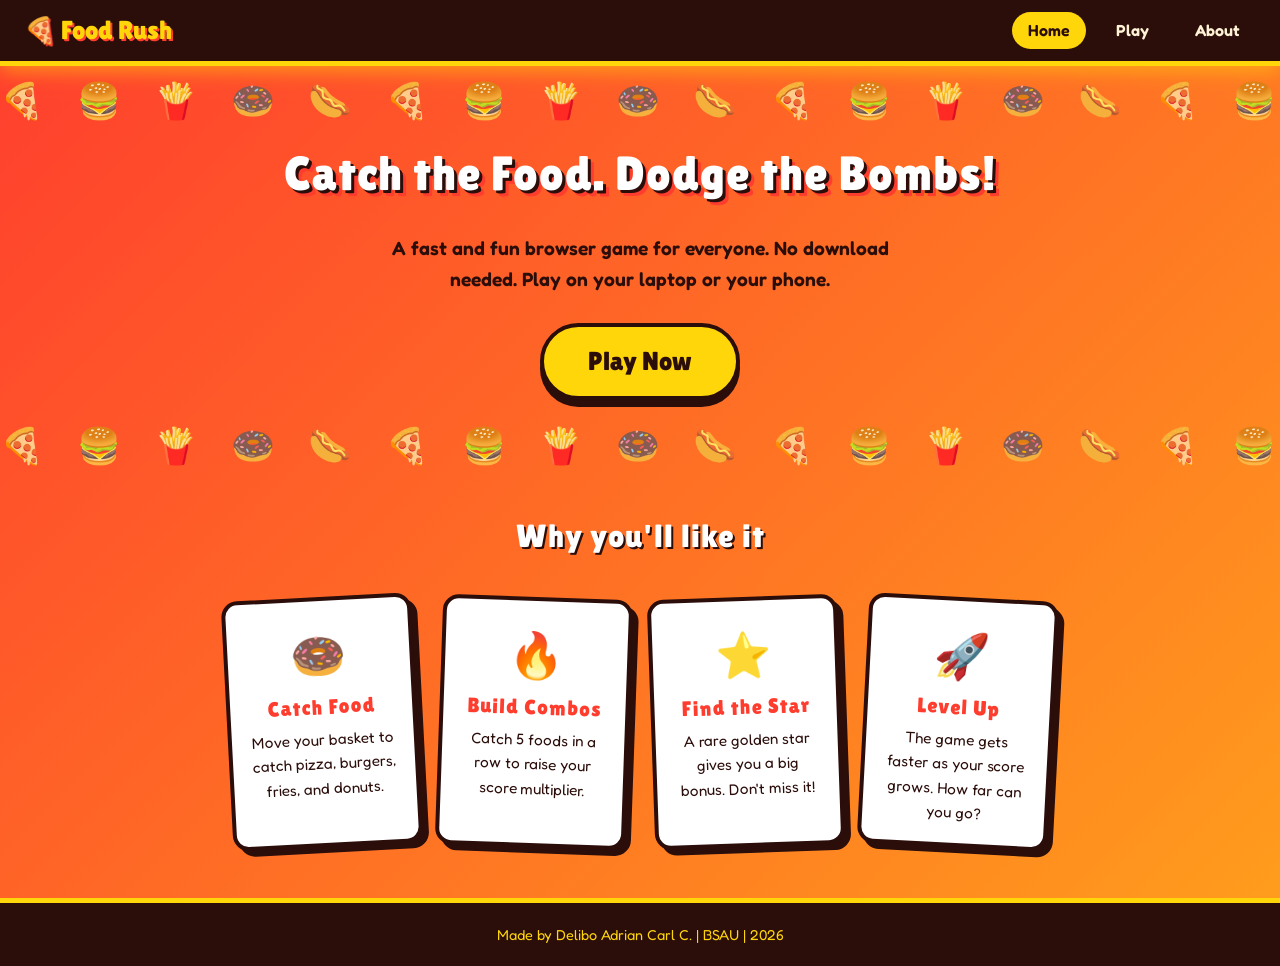
<file: index.html>
<!DOCTYPE html>
<html lang="en">
<head>
  <meta charset="UTF-8">
  <meta name="viewport" content="width=device-width, initial-scale=1.0">
  <title>Food Rush - Home</title>
  <link rel="stylesheet" href="style.css">
</head>
<body>

  <!-- Navigation bar (same on every page) -->
  <nav>
    <span class="logo">🍕 Food Rush</span>
    <div class="links">
      <a href="index.html" class="active">Home</a>
      <a href="play.html">Play</a>
      <a href="about.html">About</a>
    </div>
  </nav>

  <!-- Big top section -->
  <header class="hero">
    <h1>Catch the Food. Dodge the Bombs!</h1>
    <p>A fast and fun browser game for everyone. No download needed. Play on your laptop or your phone.</p>
    <a href="play.html" class="big-button">Play Now</a>
  </header>

  <!-- Feature cards -->
  <main>
    <h2>Why you'll like it</h2>
    <div class="cards">
      <div class="card">
        <div class="emoji">🍩</div>
        <h3>Catch Food</h3>
        <p>Move your basket to catch pizza, burgers, fries, and donuts.</p>
      </div>
      <div class="card">
        <div class="emoji">🔥</div>
        <h3>Build Combos</h3>
        <p>Catch 5 foods in a row to raise your score multiplier.</p>
      </div>
      <div class="card">
        <div class="emoji">⭐</div>
        <h3>Find the Star</h3>
        <p>A rare golden star gives you a big bonus. Don't miss it!</p>
      </div>
      <div class="card">
        <div class="emoji">🚀</div>
        <h3>Level Up</h3>
        <p>The game gets faster as your score grows. How far can you go?</p>
      </div>
    </div>
  </main>

  <footer>
    <p>Made by Delibo Adrian Carl C. | BSAU | 2026</p>
  </footer>

</body>
</html>
</file>
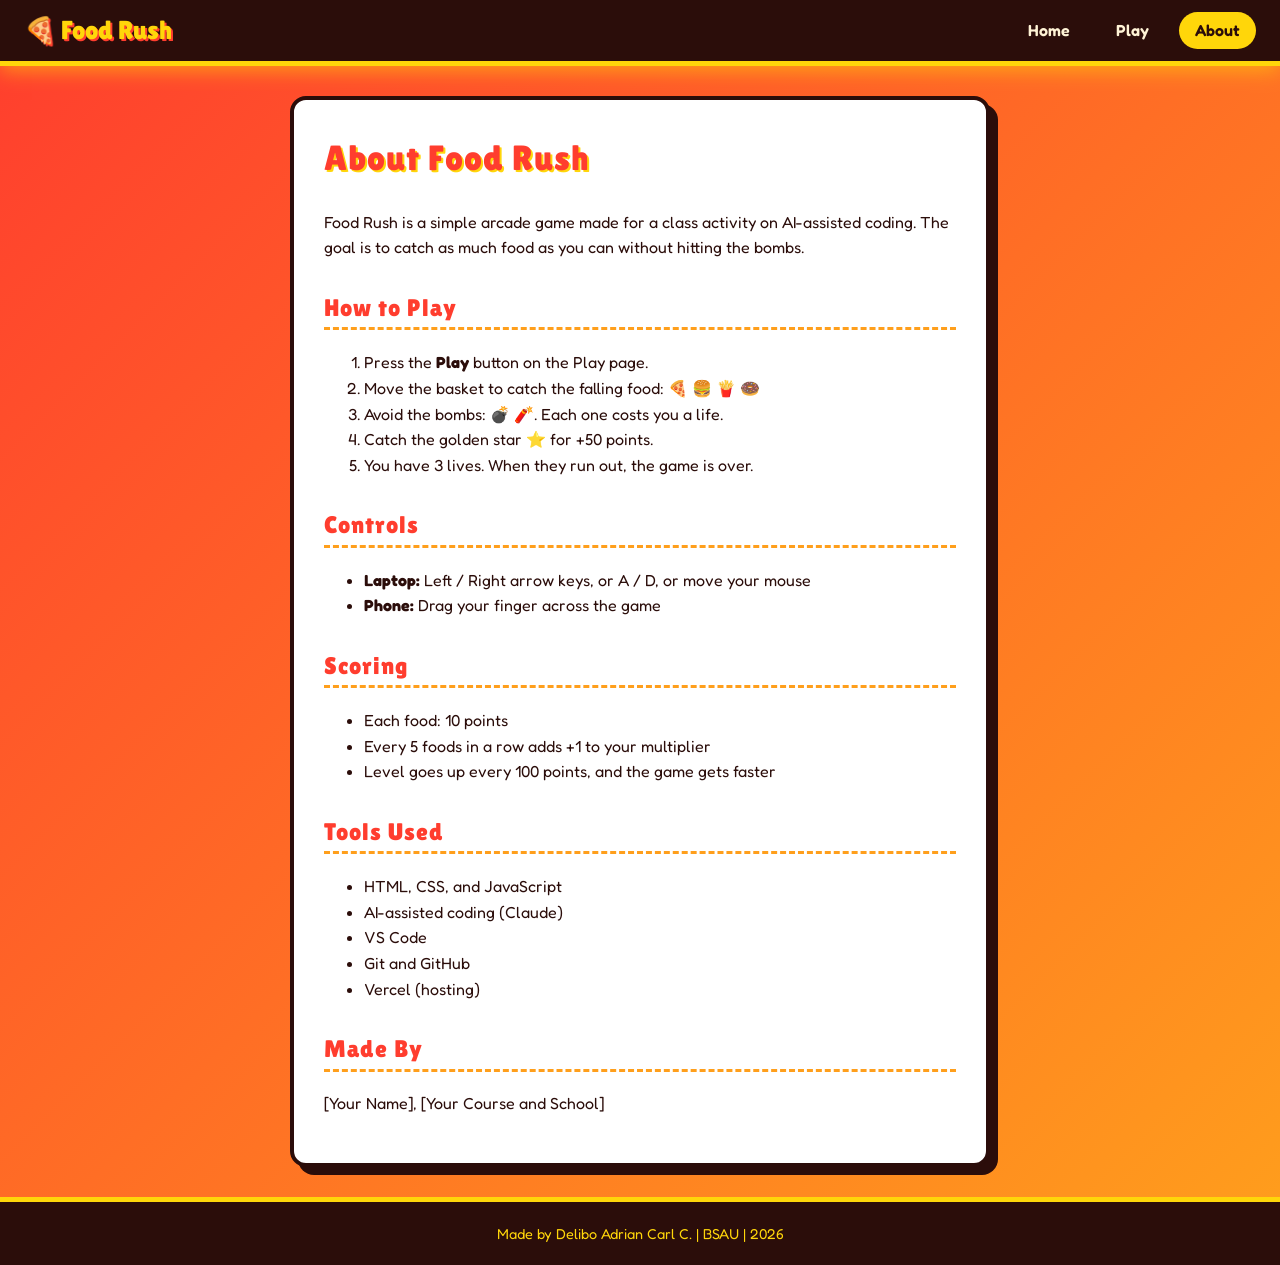
<file: about.html>
<!DOCTYPE html>
<html lang="en">
<head>
  <meta charset="UTF-8">
  <meta name="viewport" content="width=device-width, initial-scale=1.0">
  <title>Food Rush - About</title>
  <link rel="stylesheet" href="style.css">
</head>
<body>

  <nav>
    <span class="logo">🍕 Food Rush</span>
    <div class="links">
      <a href="index.html">Home</a>
      <a href="play.html">Play</a>
      <a href="about.html" class="active">About</a>
    </div>
  </nav>

  <main class="text-page">
    <h1>About Food Rush</h1>
    <p>Food Rush is a simple arcade game made for a class activity on AI-assisted coding. The goal is to catch as much food as you can without hitting the bombs.</p>

    <h2>How to Play</h2>
    <ol>
      <li>Press the <b>Play</b> button on the Play page.</li>
      <li>Move the basket to catch the falling food: 🍕 🍔 🍟 🍩</li>
      <li>Avoid the bombs: 💣 🧨. Each one costs you a life.</li>
      <li>Catch the golden star ⭐ for +50 points.</li>
      <li>You have 3 lives. When they run out, the game is over.</li>
    </ol>

    <h2>Controls</h2>
    <ul>
      <li><b>Laptop:</b> Left / Right arrow keys, or A / D, or move your mouse</li>
      <li><b>Phone:</b> Drag your finger across the game</li>
    </ul>

    <h2>Scoring</h2>
    <ul>
      <li>Each food: 10 points</li>
      <li>Every 5 foods in a row adds +1 to your multiplier</li>
      <li>Level goes up every 100 points, and the game gets faster</li>
    </ul>

    <h2>Tools Used</h2>
    <ul>
      <li>HTML, CSS, and JavaScript</li>
      <li>AI-assisted coding (Claude)</li>
      <li>VS Code</li>
      <li>Git and GitHub</li>
      <li>Vercel (hosting)</li>
    </ul>

    <h2>Made By</h2>
    <p>[Your Name], [Your Course and School]</p>
  </main>

  <footer>
    <p>Made by Delibo Adrian Carl C. | BSAU | 2026</p>
  </footer>

</body>
</html>
</file>
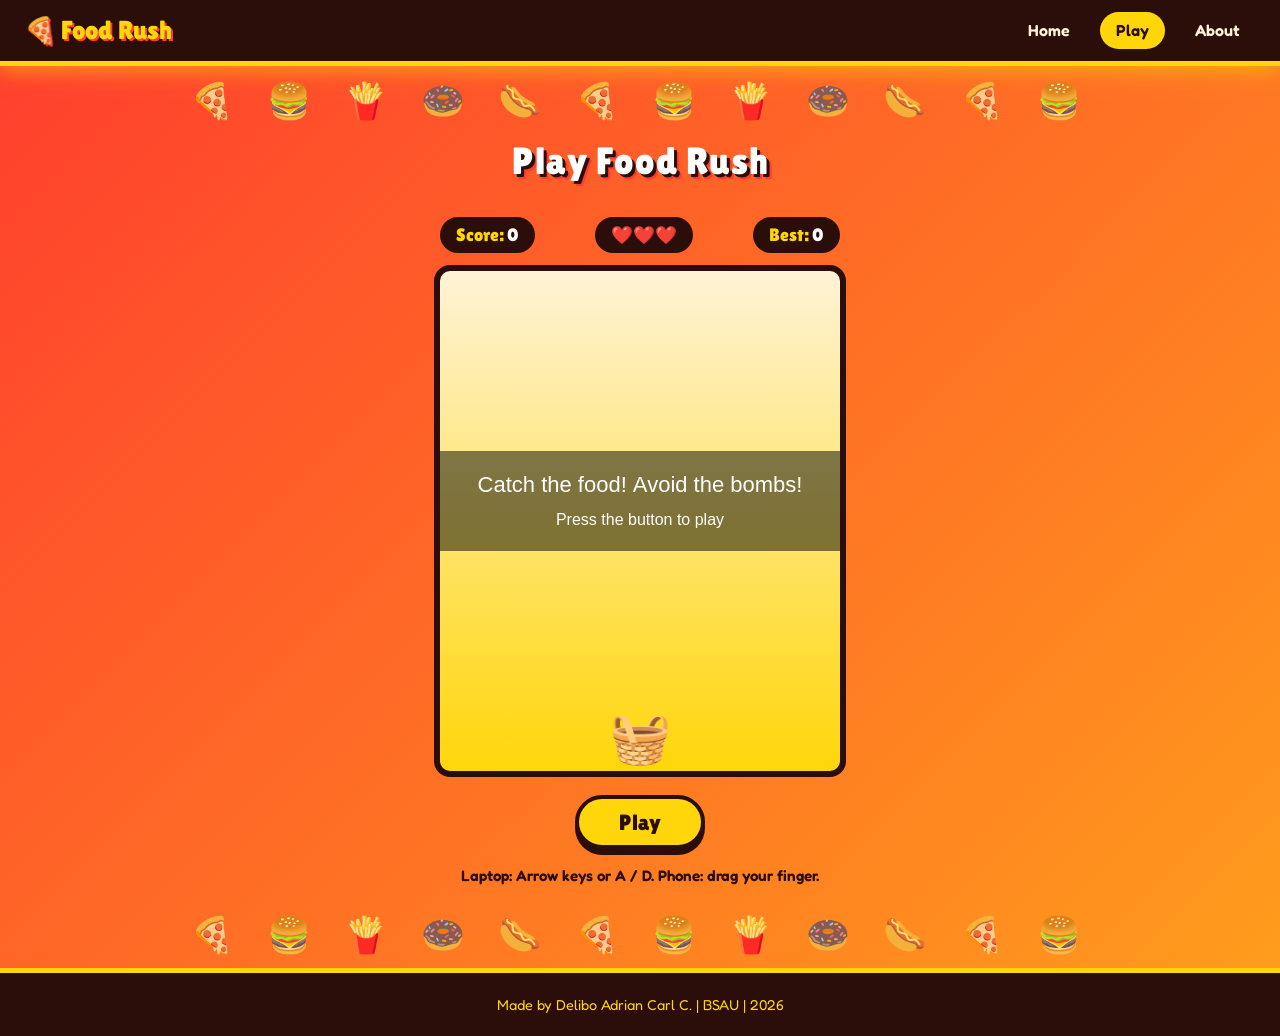
<file: play.html>
<!DOCTYPE html>
<html lang="en">
<head>
  <meta charset="UTF-8">
  <meta name="viewport" content="width=device-width, initial-scale=1.0">
  <title>Food Rush - Play</title>
  <link rel="stylesheet" href="style.css">
</head>
<body>

  <nav>
    <span class="logo">🍕 Food Rush</span>
    <div class="links">
      <a href="index.html">Home</a>
      <a href="play.html" class="active">Play</a>
      <a href="about.html">About</a>
    </div>
  </nav>

  <main class="game-area">
    <h1>Play Food Rush</h1>

    <!-- Score, lives, and best score -->
    <div class="hud">
      <span>Score: <b id="score">0</b></span>
      <span id="lives">❤️❤️❤️</span>
      <span>Best: <b id="best">0</b></span>
    </div>

    <canvas id="game" width="400" height="500"></canvas>

    <button id="startBtn">Play</button>
    <p class="hint">Laptop: Arrow keys or A / D. Phone: drag your finger.</p>
  </main>

  <footer>
    <p>Made by Delibo Adrian Carl C. | BSAU | 2026</p>
  </footer>

  <script src="game.js"></script>
</body>
</html>
</file>
<file: style.css>
/* ===== Fonts (needs internet, falls back to Verdana if offline) ===== */
@import url("https://fonts.googleapis.com/css2?family=Fredoka:wght@400;600&family=Lilita+One&display=swap");

/* ===== Colors you can change ===== */
:root {
  --red: #ff3d2e;
  --orange: #ff9f1c;
  --yellow: #ffd60a;
  --dark: #2b0d0a;
  --cream: #fff3d6;
}

/* ===== Basics ===== */
* {
  box-sizing: border-box;
}

body {
  margin: 0;
  min-height: 100vh;
  font-family: "Fredoka", Verdana, Geneva, sans-serif;
  color: var(--dark);
  line-height: 1.6;

  /* Moving red, orange, yellow background */
  background: linear-gradient(135deg, #ff3d2e, #ff9f1c, #ffd60a, #ff9f1c, #ff3d2e);
  background-size: 400% 400%;
  animation: bgShift 12s ease infinite;
}

h1, h2, h3 {
  margin-top: 0;
  font-family: "Lilita One", Impact, sans-serif;
  font-weight: normal;
  letter-spacing: 1px;
}

/* ===== Navigation bar ===== */
nav {
  display: flex;
  justify-content: space-between;
  align-items: center;
  flex-wrap: wrap;
  padding: 10px 24px;
  background: var(--dark);
  border-bottom: 5px solid var(--yellow);
  box-shadow: 0 4px 20px rgba(255, 214, 10, 0.6);
}

.logo {
  font-family: "Lilita One", Impact, sans-serif;
  font-size: 1.6rem;
  color: var(--yellow);
  text-shadow: 2px 2px 0 var(--red);
  display: inline-block;
  animation: wobble 2.5s ease-in-out infinite;
}

.links a {
  display: inline-block;
  color: var(--cream);
  text-decoration: none;
  font-weight: 600;
  margin-left: 10px;
  padding: 6px 16px;
  border-radius: 999px;
  transition: transform 0.15s, background 0.15s;
}

.links a:hover {
  background: var(--orange);
  color: var(--dark);
  transform: scale(1.12) rotate(-3deg);
}

/* The page you are currently on */
.links a.active {
  background: var(--yellow);
  color: var(--dark);
}

/* ===== Moving food strip (top and bottom of hero and game area) ===== */
.hero,
.game-area {
  position: relative;
  overflow: hidden;
}

.hero::before,
.hero::after,
.game-area::before,
.game-area::after {
  content: "🍕 🍔 🍟 🍩 🌭 🍕 🍔 🍟 🍩 🌭 🍕 🍔 🍟 🍩 🌭 🍕 🍔 🍟 🍩 🌭 🍕 🍔 🍟 🍩 🌭 🍕 🍔 🍟 🍩 🌭";
  position: absolute;
  left: 0;
  white-space: nowrap;
  font-size: 2.2rem;
  letter-spacing: 12px;
  animation: slide 40s linear infinite;
  pointer-events: none;
}

.hero::before,
.game-area::before {
  top: 6px;
}

.hero::after,
.game-area::after {
  bottom: 6px;
  animation-direction: reverse;
}

/* ===== Home page: big top section ===== */
.hero {
  text-align: center;
  padding: 80px 20px;
}

.hero h1 {
  font-size: 3rem;
  line-height: 1.15;
  color: white;
  text-shadow: 3px 3px 0 var(--dark), 6px 6px 0 var(--red);
}

.hero p {
  max-width: 520px;
  margin: 0 auto 28px;
  font-size: 1.2rem;
  font-weight: 600;
}

.big-button {
  display: inline-block;
  padding: 14px 44px;
  font-family: "Lilita One", Impact, sans-serif;
  font-size: 1.6rem;
  color: var(--dark);
  background: var(--yellow);
  text-decoration: none;
  border: 4px solid var(--dark);
  border-radius: 999px;
  box-shadow: 0 7px 0 var(--dark);
  animation: pulse 1.4s ease-in-out infinite;
}

.big-button:hover {
  background: white;
}

/* ===== Home page: cards ===== */
main {
  max-width: 900px;
  margin: 0 auto;
  padding: 30px 20px;
}

main h2 {
  text-align: center;
  font-size: 2rem;
  color: white;
  text-shadow: 2px 2px 0 var(--dark);
}

.cards {
  display: flex;
  flex-wrap: wrap;
  gap: 22px;
  justify-content: center;
  padding: 10px 0 20px;
}

.card {
  width: 190px;
  padding: 18px;
  background: white;
  border: 4px solid var(--dark);
  border-radius: 16px;
  box-shadow: 6px 6px 0 var(--dark);
  text-align: center;
  transition: transform 0.2s;
}

.card:nth-child(1) { transform: rotate(-3deg); }
.card:nth-child(2) { transform: rotate(2deg); }
.card:nth-child(3) { transform: rotate(-2deg); }
.card:nth-child(4) { transform: rotate(3deg); }

.card:hover {
  transform: rotate(0deg) scale(1.1);
}

.card h3 {
  color: var(--red);
  font-size: 1.3rem;
  margin-bottom: 4px;
}

.card p {
  margin: 0;
  font-size: 0.95rem;
}

.card .emoji {
  font-size: 2.8rem;
  display: inline-block;
  animation: bounce 1.2s ease-in-out infinite;
}

.card:nth-child(2) .emoji { animation-delay: 0.2s; }
.card:nth-child(3) .emoji { animation-delay: 0.4s; }
.card:nth-child(4) .emoji { animation-delay: 0.6s; }

/* ===== Play page ===== */
.game-area {
  text-align: center;
  padding-top: 64px;
  padding-bottom: 64px;
}

.game-area h1 {
  font-size: 2.4rem;
  color: white;
  text-shadow: 3px 3px 0 var(--dark), 5px 5px 0 var(--red);
}

/* Score, lives, and best score as round badges */
.hud {
  display: flex;
  justify-content: space-between;
  width: 400px;
  max-width: 100%;
  margin: 0 auto 12px;
  font-family: "Lilita One", Impact, sans-serif;
  font-size: 1.1rem;
}

.hud span {
  padding: 4px 16px;
  background: var(--dark);
  color: var(--yellow);
  border-radius: 999px;
}

.hud b {
  color: white;
  font-weight: normal;
}

/* The game screen with a glowing border */
canvas {
  display: block;          /* puts the game on its own line and centers it */
  margin: 0 auto;
  background: linear-gradient(180deg, #fff3d6, #ffd60a);
  border: 6px solid var(--dark);
  border-radius: 16px;
  max-width: 100%;
  touch-action: none; /* stops page scrolling while you drag */
  animation: glow 1.8s ease-in-out infinite;
}

button {
  margin-top: 18px;
  padding: 10px 40px;
  font-family: "Lilita One", Impact, sans-serif;
  font-size: 1.4rem;
  color: var(--dark);
  background: var(--yellow);
  border: 4px solid var(--dark);
  border-radius: 999px;
  box-shadow: 0 6px 0 var(--dark);
  cursor: pointer;
}

button:hover {
  background: white;
}

/* Button looks pressed when you click it */
button:active {
  transform: translateY(5px);
  box-shadow: 0 1px 0 var(--dark);
}

.hint {
  font-size: 0.95rem;
  font-weight: 600;
}

/* ===== About page ===== */
.text-page {
  max-width: 700px;
  margin: 30px auto;
  background: white;
  border: 4px solid var(--dark);
  border-radius: 16px;
  box-shadow: 8px 8px 0 var(--dark);
  padding: 30px;
}

.text-page h1 {
  font-size: 2.2rem;
  color: var(--red);
  text-shadow: 2px 2px 0 var(--yellow);
}

.text-page h2 {
  text-align: left;
  margin-top: 28px;
  font-size: 1.5rem;
  color: var(--red);
  text-shadow: none;
  border-bottom: 3px dashed var(--orange);
}

/* ===== Footer ===== */
footer {
  text-align: center;
  padding: 20px;
  background: var(--dark);
  border-top: 5px solid var(--yellow);
  color: var(--yellow);
  font-size: 0.9rem;
}

footer p {
  margin: 0;
}

/* ===== Animations ===== */
@keyframes bgShift {
  0%   { background-position: 0% 50%; }
  50%  { background-position: 100% 50%; }
  100% { background-position: 0% 50%; }
}

@keyframes slide {
  from { transform: translateX(0); }
  to   { transform: translateX(-50%); }
}

@keyframes wobble {
  0%, 100% { transform: rotate(-3deg); }
  50%      { transform: rotate(3deg); }
}

@keyframes pulse {
  0%, 100% { transform: scale(1); }
  50%      { transform: scale(1.08); }
}

@keyframes bounce {
  0%, 100% { transform: translateY(0); }
  50%      { transform: translateY(-10px); }
}

@keyframes glow {
  0%, 100% { box-shadow: 0 0 10px var(--yellow), 0 0 20px var(--orange); }
  50%      { box-shadow: 0 0 20px var(--red), 0 0 40px var(--orange); }
}

/* ===== Small screens (phones) ===== */
@media (max-width: 500px) {
  nav {
    justify-content: center;
    text-align: center;
  }

  .links a {
    margin: 4px;
  }

  .hero {
    padding: 70px 16px;
  }

  .hero h1 {
    font-size: 2.1rem;
  }

  .hud {
    font-size: 0.95rem;
  }
}

/* People who turn off animations on their device */
@media (prefers-reduced-motion: reduce) {
  * {
    animation: none !important;
  }
}
</file>
